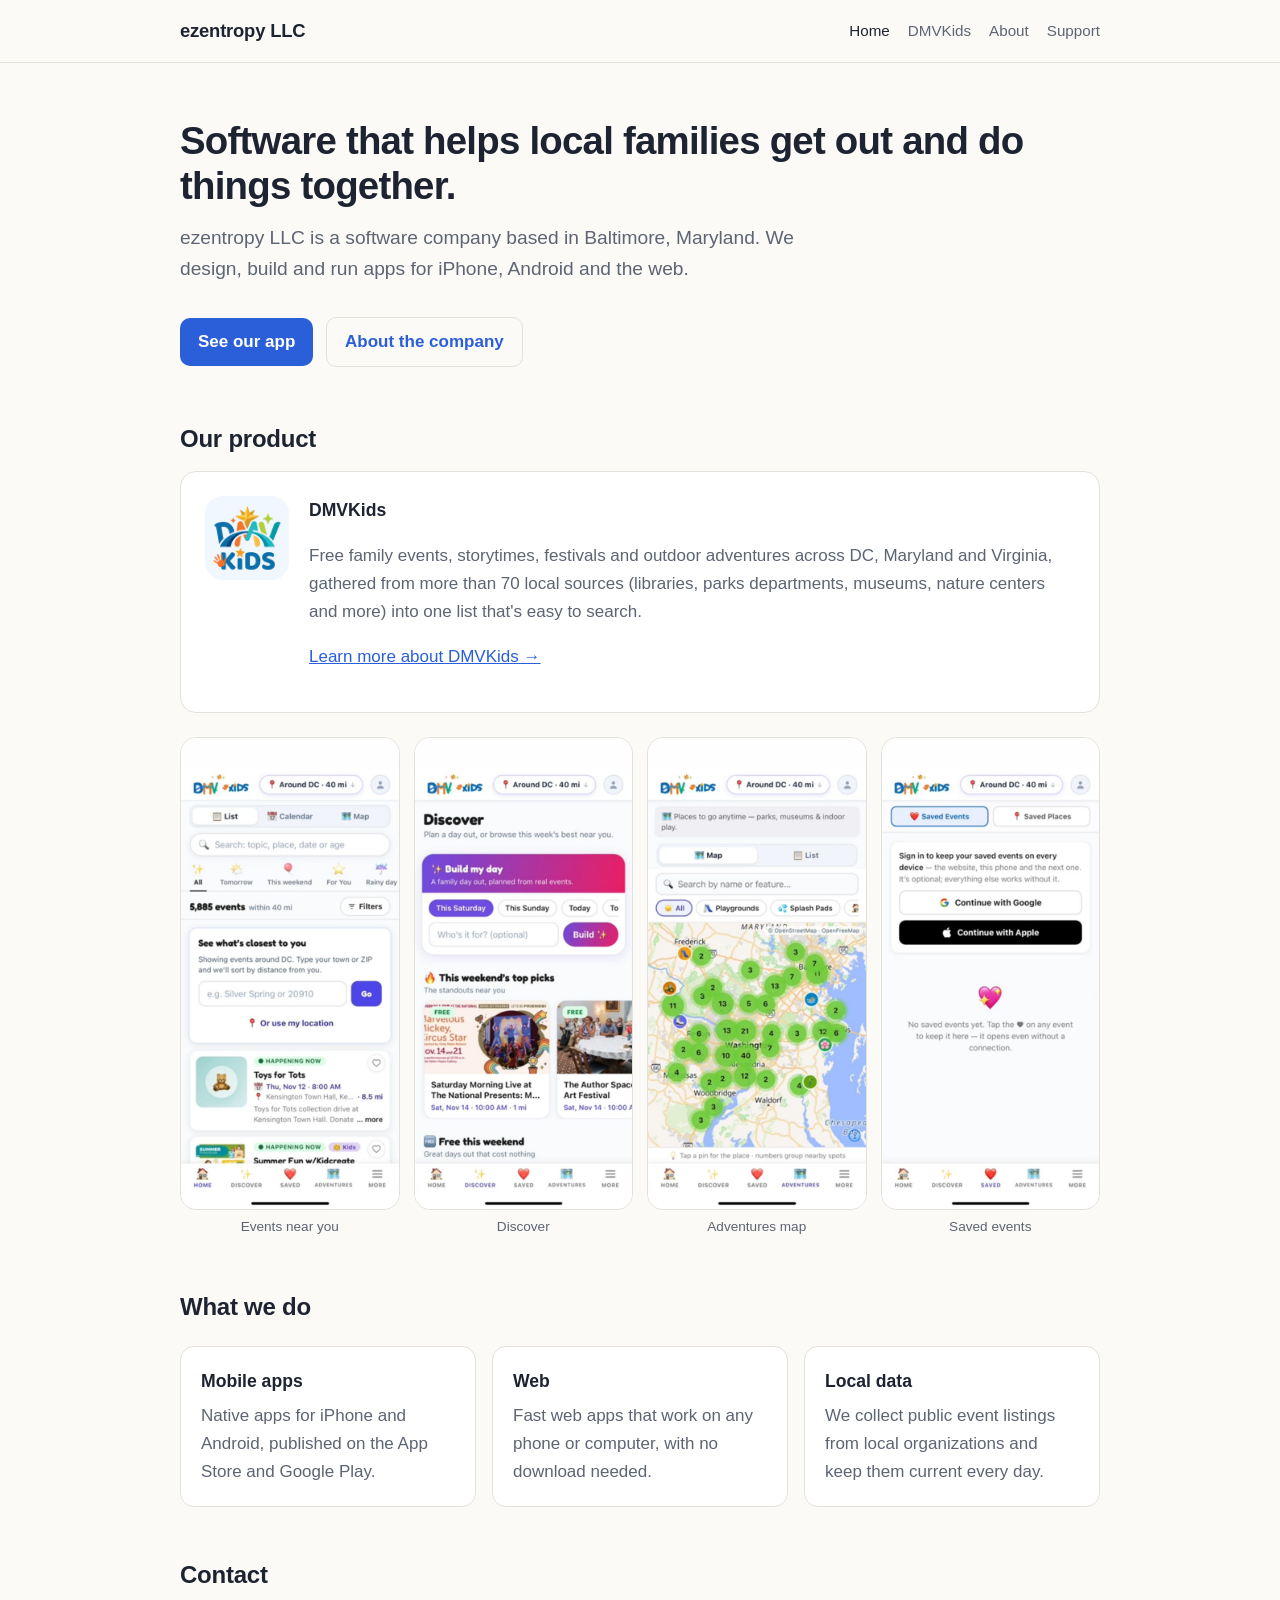
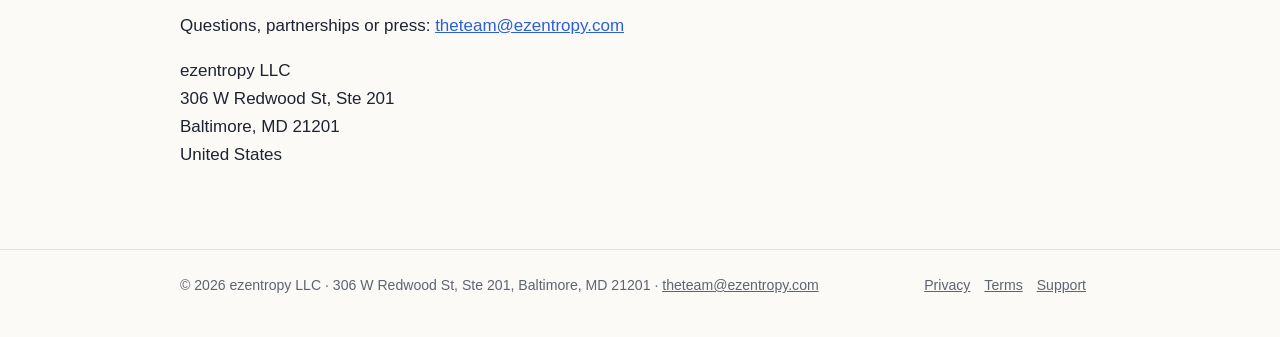
<file: index.html>
<!doctype html>
<html lang="en">
<head>
<meta charset="utf-8">
<meta name="viewport" content="width=device-width, initial-scale=1">
<title>ezentropy LLC - software for local families</title>
<meta name="description" content="ezentropy LLC is a Maryland software company. It makes DMVKids, a free family events app for DC, Maryland and Virginia.">
<link rel="icon" href="img/dmvkids-icon.png">
<link rel="stylesheet" href="style.css">
</head>
<body>
<header class="site"><div class="wrap">
  <a class="brand" href="index.html">ezentropy LLC</a>
  <nav><a href="index.html" aria-current="page">Home</a><a href="dmvkids.html">DMVKids</a><a href="about.html">About</a><a href="support.html">Support</a></nav>
</div></header>
<main><div class="wrap">
<h1>Software that helps local families get out and do things together.</h1>
<p class="lead">ezentropy LLC is a software company based in Baltimore, Maryland. We design, build and run apps for iPhone, Android and the web.</p>
<a class="btn" href="dmvkids.html">See our app</a> <a class="btn alt" href="about.html">About the company</a>

<h2>Our product</h2>
<div class="product">
  <img class="icon" src="img/dmvkids-icon.png" alt="DMVKids app icon">
  <div>
    <h3>DMVKids</h3>
    <p class="muted">Free family events, storytimes, festivals and outdoor adventures across DC, Maryland and Virginia, gathered from more than 70 local sources (libraries, parks departments, museums, nature centers and more) into one list that's easy to search.</p>
    <p><a href="dmvkids.html">Learn more about DMVKids &rarr;</a></p>
  </div>
</div>

<div class="shots">
  <figure><img src="img/home.jpg" alt="DMVKids home screen listing upcoming family events" loading="lazy"><figcaption>Events near you</figcaption></figure>
  <figure><img src="img/discover.jpg" alt="DMVKids Discover screen" loading="lazy"><figcaption>Discover</figcaption></figure>
  <figure><img src="img/adventures-map.jpg" alt="DMVKids Adventures map of parks and outdoor places" loading="lazy"><figcaption>Adventures map</figcaption></figure>
  <figure><img src="img/saved.jpg" alt="DMVKids Saved events screen" loading="lazy"><figcaption>Saved events</figcaption></figure>
</div>

<h2>What we do</h2>
<div class="grid">
  <div class="card"><h3>Mobile apps</h3><p>Native apps for iPhone and Android, published on the App Store and Google Play.</p></div>
  <div class="card"><h3>Web</h3><p>Fast web apps that work on any phone or computer, with no download needed.</p></div>
  <div class="card"><h3>Local data</h3><p>We collect public event listings from local organizations and keep them current every day.</p></div>
</div>

<h2>Contact</h2>
<p>Questions, partnerships or press: <a href="mailto:theteam@ezentropy.com">theteam@ezentropy.com</a></p>
<address>ezentropy LLC<br>306 W Redwood St, Ste 201<br>Baltimore, MD 21201<br>United States</address>
</div></main>
<footer class="site"><div class="wrap">
  <div>&copy; 2026 ezentropy LLC &middot; 306 W Redwood St, Ste 201, Baltimore, MD 21201 &middot; <a href="mailto:theteam@ezentropy.com">theteam@ezentropy.com</a></div>
  <div><a href="privacy.html">Privacy</a><a href="terms.html">Terms</a><a href="support.html">Support</a></div>
</div></footer>
</body>
</html>
</file>
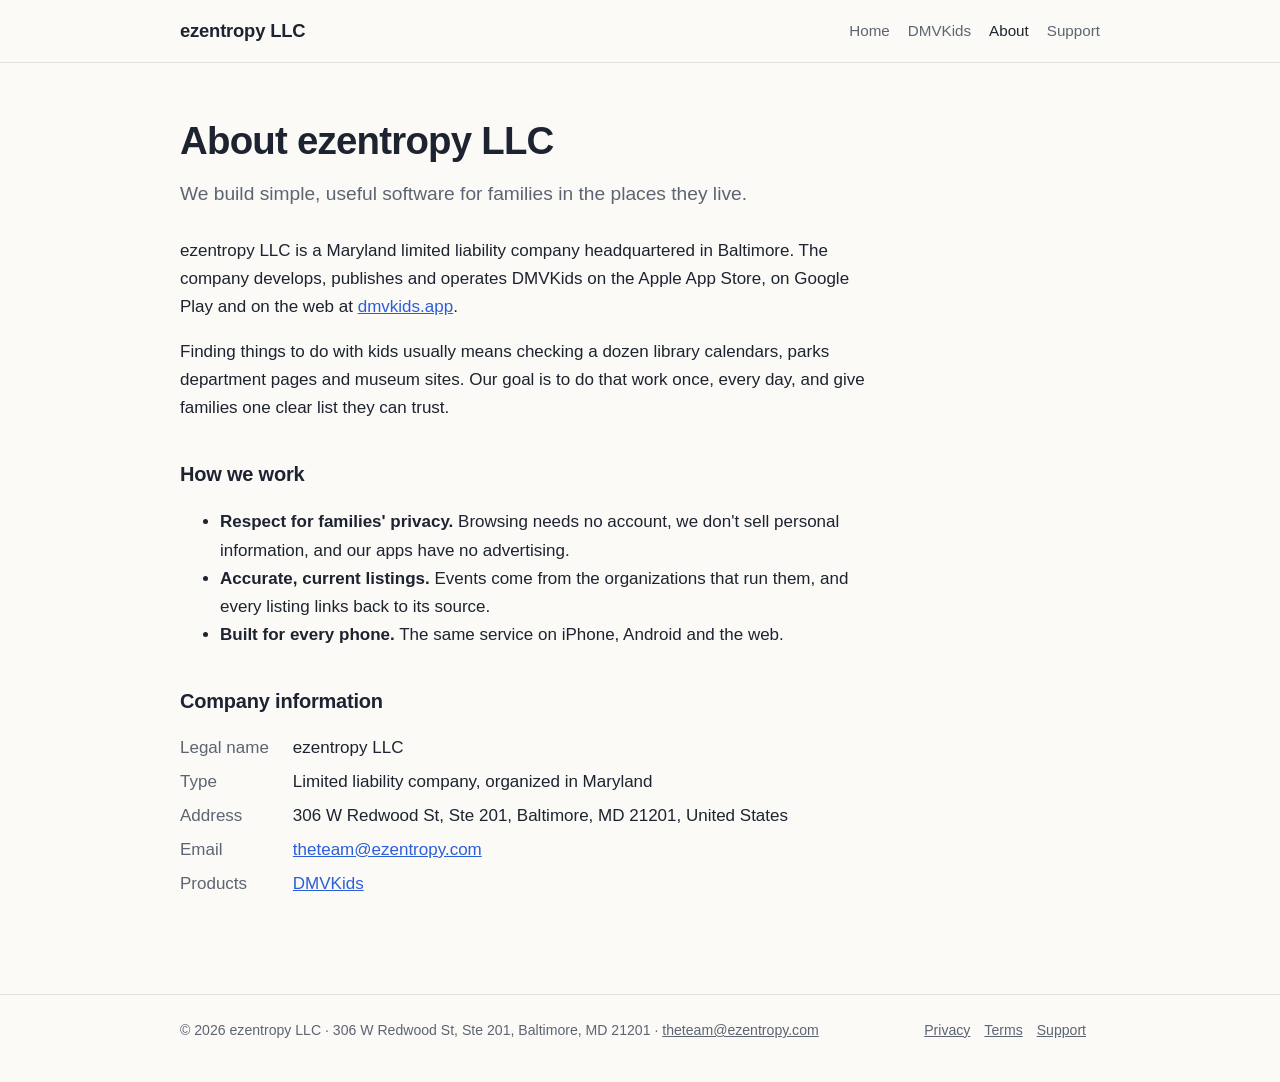
<file: about.html>
<!doctype html>
<html lang="en">
<head>
<meta charset="utf-8">
<meta name="viewport" content="width=device-width, initial-scale=1">
<title>About - ezentropy LLC</title>
<meta name="description" content="About ezentropy LLC, a Maryland software company.">
<link rel="icon" href="img/dmvkids-icon.png">
<link rel="stylesheet" href="style.css">
</head>
<body>
<header class="site"><div class="wrap">
  <a class="brand" href="index.html">ezentropy LLC</a>
  <nav><a href="index.html">Home</a><a href="dmvkids.html">DMVKids</a><a href="about.html" aria-current="page">About</a><a href="support.html">Support</a></nav>
</div></header>
<main><div class="wrap">
<div class="prose">
<h1>About ezentropy LLC</h1>
<p class="lead">We build simple, useful software for families in the places they live.</p>
<p>ezentropy LLC is a Maryland limited liability company headquartered in Baltimore. The company develops, publishes and operates DMVKids on the Apple App Store, on Google Play and on the web at <a href="https://dmvkids.app">dmvkids.app</a>.</p>
<p>Finding things to do with kids usually means checking a dozen library calendars, parks department pages and museum sites. Our goal is to do that work once, every day, and give families one clear list they can trust.</p>

<h2>How we work</h2>
<ul>
  <li><strong>Respect for families' privacy.</strong> Browsing needs no account, we don't sell personal information, and our apps have no advertising.</li>
  <li><strong>Accurate, current listings.</strong> Events come from the organizations that run them, and every listing links back to its source.</li>
  <li><strong>Built for every phone.</strong> The same service on iPhone, Android and the web.</li>
</ul>

<h2>Company information</h2>
<dl class="facts">
  <dt>Legal name</dt><dd>ezentropy LLC</dd>
  <dt>Type</dt><dd>Limited liability company, organized in Maryland</dd>
  <dt>Address</dt><dd>306 W Redwood St, Ste 201, Baltimore, MD 21201, United States</dd>
  <dt>Email</dt><dd><a href="mailto:theteam@ezentropy.com">theteam@ezentropy.com</a></dd>
  <dt>Products</dt><dd><a href="dmvkids.html">DMVKids</a></dd>
</dl>
</div>
</div></main>
<footer class="site"><div class="wrap">
  <div>&copy; 2026 ezentropy LLC &middot; 306 W Redwood St, Ste 201, Baltimore, MD 21201 &middot; <a href="mailto:theteam@ezentropy.com">theteam@ezentropy.com</a></div>
  <div><a href="privacy.html">Privacy</a><a href="terms.html">Terms</a><a href="support.html">Support</a></div>
</div></footer>
</body>
</html>
</file>
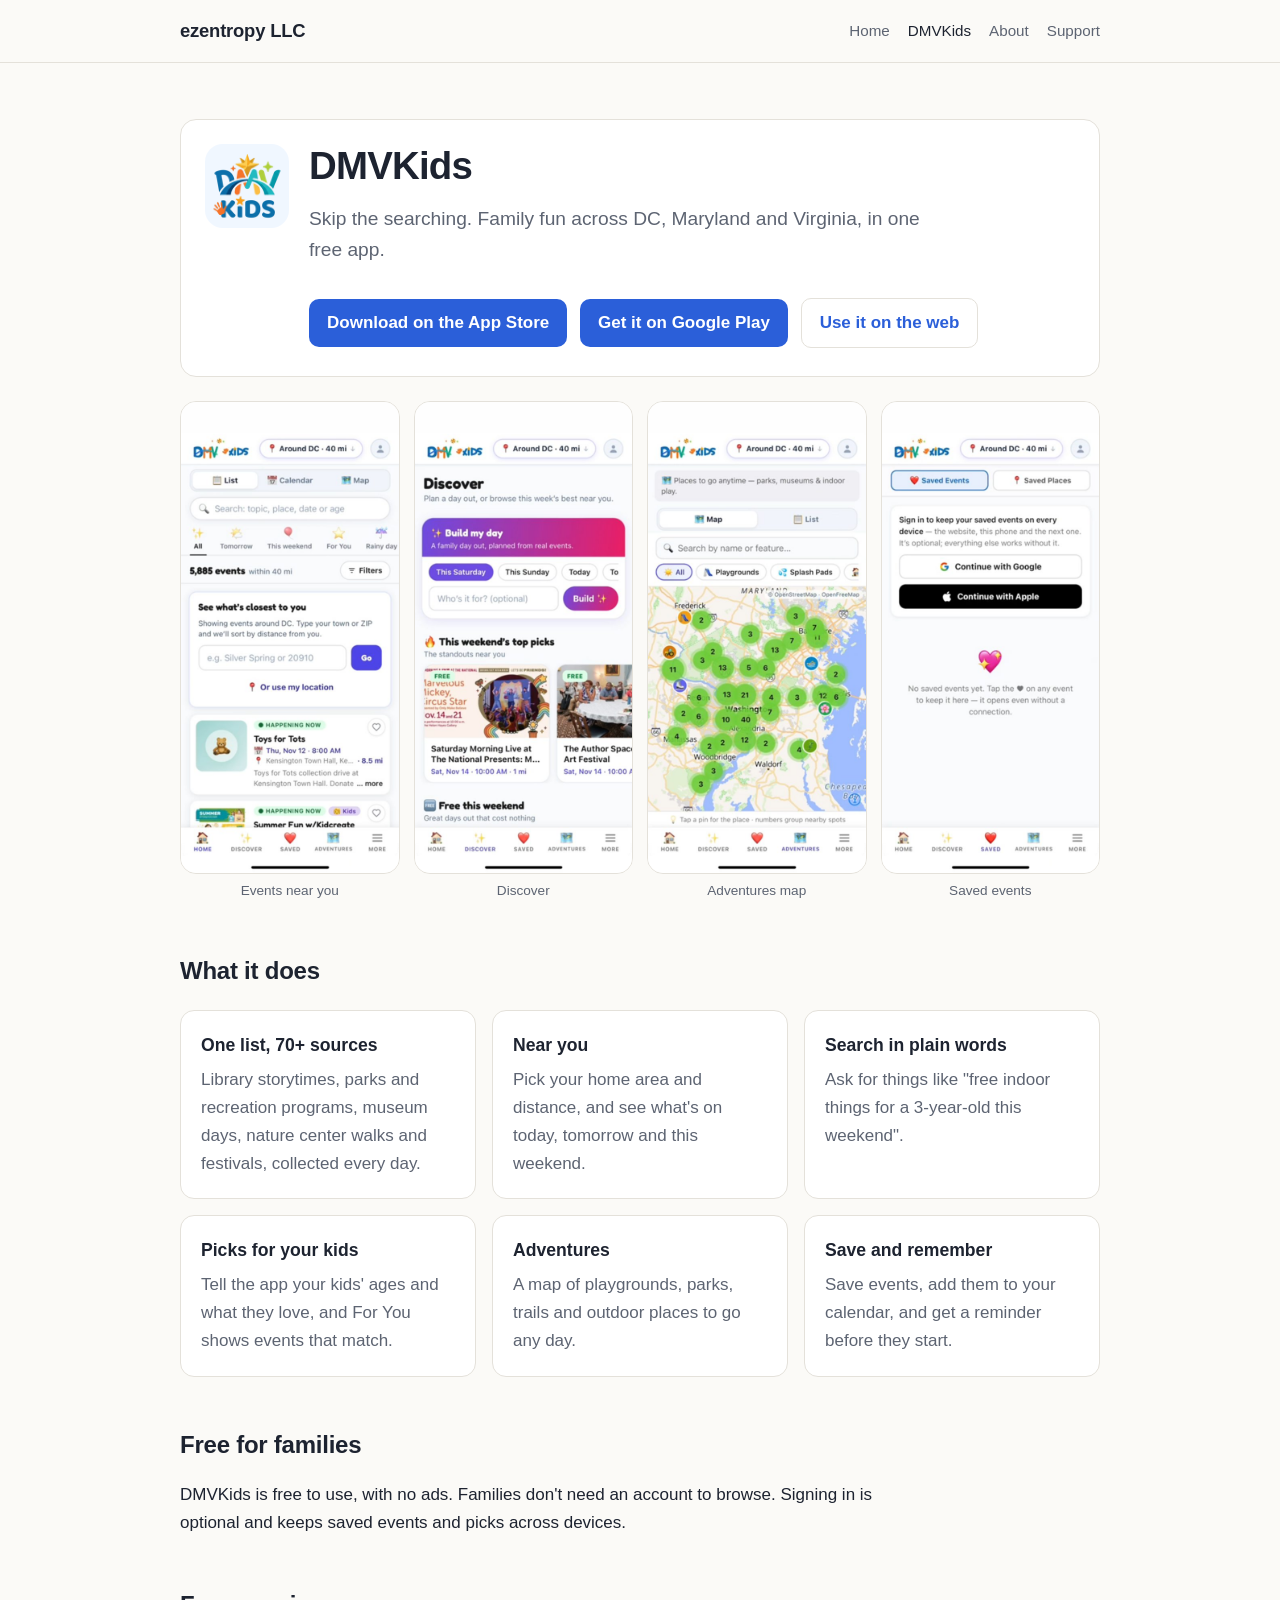
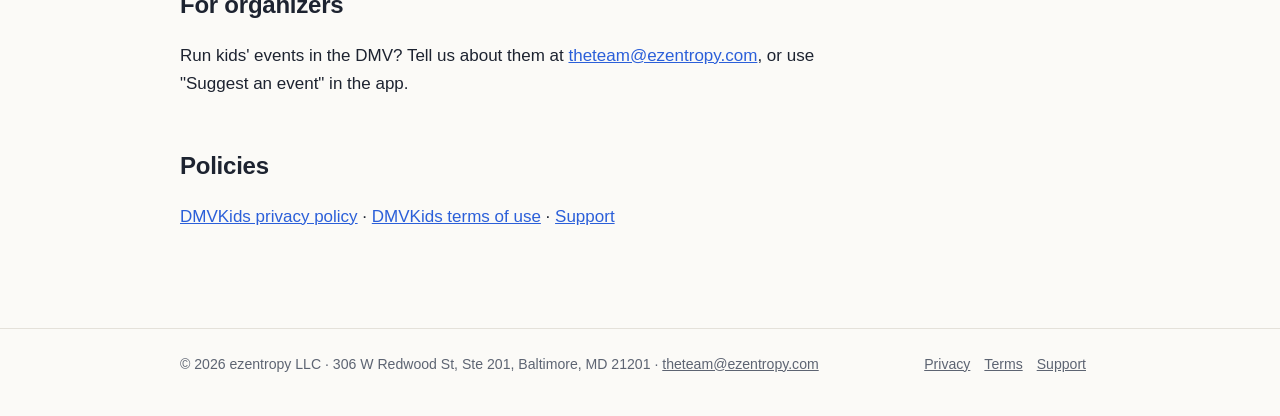
<file: dmvkids.html>
<!doctype html>
<html lang="en">
<head>
<meta charset="utf-8">
<meta name="viewport" content="width=device-width, initial-scale=1">
<title>DMVKids - ezentropy LLC</title>
<meta name="description" content="DMVKids, by ezentropy LLC: free family events and outdoor adventures across DC, Maryland and Virginia.">
<link rel="icon" href="img/dmvkids-icon.png">
<link rel="stylesheet" href="style.css">
</head>
<body>
<header class="site"><div class="wrap">
  <a class="brand" href="index.html">ezentropy LLC</a>
  <nav><a href="index.html">Home</a><a href="dmvkids.html" aria-current="page">DMVKids</a><a href="about.html">About</a><a href="support.html">Support</a></nav>
</div></header>
<main><div class="wrap">
<div class="product">
  <img class="icon" src="img/dmvkids-icon.png" alt="DMVKids app icon">
  <div>
    <h1>DMVKids</h1>
    <p class="lead">Skip the searching. Family fun across DC, Maryland and Virginia, in one free app.</p>
    <a class="btn" href="https://apps.apple.com/us/app/dmvkids/id6795732014">Download on the App Store</a>
    <a class="btn" href="https://play.google.com/store/apps/details?id=app.replit.dmv_kids.twa">Get it on Google Play</a>
    <a class="btn alt" href="https://dmvkids.app">Use it on the web</a>
  </div>
</div>

<div class="shots">
  <figure><img src="img/home.jpg" alt="DMVKids home screen listing upcoming family events" loading="lazy"><figcaption>Events near you</figcaption></figure>
  <figure><img src="img/discover.jpg" alt="DMVKids Discover screen" loading="lazy"><figcaption>Discover</figcaption></figure>
  <figure><img src="img/adventures-map.jpg" alt="DMVKids Adventures map of parks and outdoor places" loading="lazy"><figcaption>Adventures map</figcaption></figure>
  <figure><img src="img/saved.jpg" alt="DMVKids Saved events screen" loading="lazy"><figcaption>Saved events</figcaption></figure>
</div>

<h2>What it does</h2>
<div class="grid">
  <div class="card"><h3>One list, 70+ sources</h3><p>Library storytimes, parks and recreation programs, museum days, nature center walks and festivals, collected every day.</p></div>
  <div class="card"><h3>Near you</h3><p>Pick your home area and distance, and see what's on today, tomorrow and this weekend.</p></div>
  <div class="card"><h3>Search in plain words</h3><p>Ask for things like "free indoor things for a 3-year-old this weekend".</p></div>
  <div class="card"><h3>Picks for your kids</h3><p>Tell the app your kids' ages and what they love, and For You shows events that match.</p></div>
  <div class="card"><h3>Adventures</h3><p>A map of playgrounds, parks, trails and outdoor places to go any day.</p></div>
  <div class="card"><h3>Save and remember</h3><p>Save events, add them to your calendar, and get a reminder before they start.</p></div>
</div>

<h2>Free for families</h2>
<p class="prose">DMVKids is free to use, with no ads. Families don't need an account to browse. Signing in is optional and keeps saved events and picks across devices.</p>

<h2>For organizers</h2>
<p class="prose">Run kids' events in the DMV? Tell us about them at <a href="mailto:theteam@ezentropy.com">theteam@ezentropy.com</a>, or use "Suggest an event" in the app.</p>

<h2>Policies</h2>
<p class="prose"><a href="https://dmvkids.app/privacy.html">DMVKids privacy policy</a> &middot; <a href="https://dmvkids.app/terms.html">DMVKids terms of use</a> &middot; <a href="support.html">Support</a></p>
</div></main>
<footer class="site"><div class="wrap">
  <div>&copy; 2026 ezentropy LLC &middot; 306 W Redwood St, Ste 201, Baltimore, MD 21201 &middot; <a href="mailto:theteam@ezentropy.com">theteam@ezentropy.com</a></div>
  <div><a href="privacy.html">Privacy</a><a href="terms.html">Terms</a><a href="support.html">Support</a></div>
</div></footer>
</body>
</html>
</file>
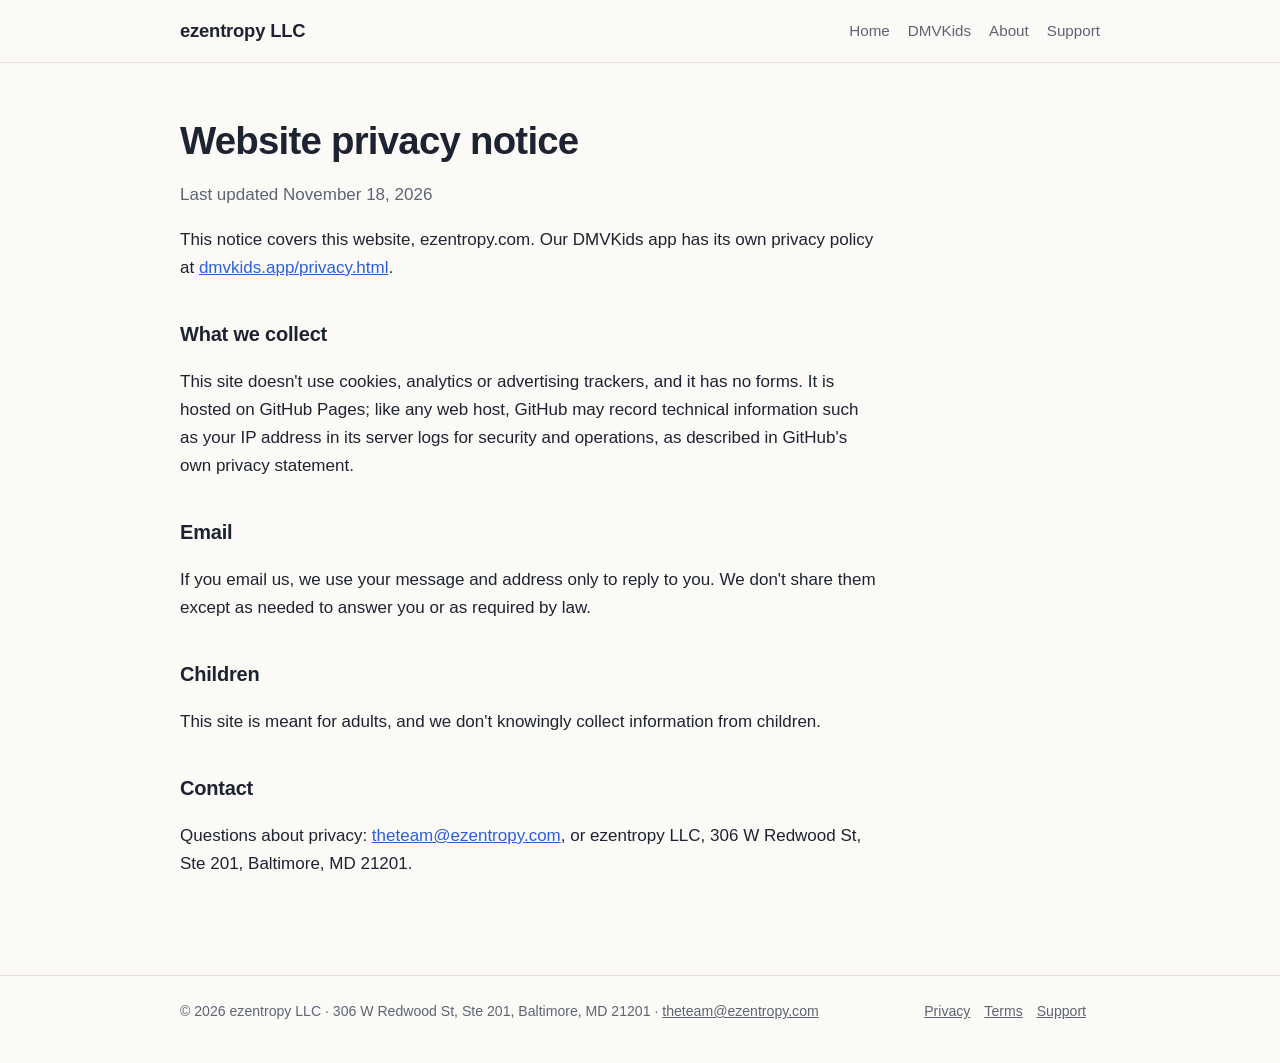
<file: privacy.html>
<!doctype html>
<html lang="en">
<head>
<meta charset="utf-8">
<meta name="viewport" content="width=device-width, initial-scale=1">
<title>Privacy - ezentropy LLC</title>
<meta name="description" content="Privacy notice for the ezentropy.com website.">
<link rel="icon" href="img/dmvkids-icon.png">
<link rel="stylesheet" href="style.css">
</head>
<body>
<header class="site"><div class="wrap">
  <a class="brand" href="index.html">ezentropy LLC</a>
  <nav><a href="index.html">Home</a><a href="dmvkids.html">DMVKids</a><a href="about.html">About</a><a href="support.html">Support</a></nav>
</div></header>
<main><div class="wrap">
<div class="prose">
<h1>Website privacy notice</h1>
<p class="muted">Last updated November 18, 2026</p>
<p>This notice covers this website, ezentropy.com. Our DMVKids app has its own privacy policy at <a href="https://dmvkids.app/privacy.html">dmvkids.app/privacy.html</a>.</p>
<h2>What we collect</h2>
<p>This site doesn't use cookies, analytics or advertising trackers, and it has no forms. It is hosted on GitHub Pages; like any web host, GitHub may record technical information such as your IP address in its server logs for security and operations, as described in GitHub's own privacy statement.</p>
<h2>Email</h2>
<p>If you email us, we use your message and address only to reply to you. We don't share them except as needed to answer you or as required by law.</p>
<h2>Children</h2>
<p>This site is meant for adults, and we don't knowingly collect information from children.</p>
<h2>Contact</h2>
<p>Questions about privacy: <a href="mailto:theteam@ezentropy.com">theteam@ezentropy.com</a>, or ezentropy LLC, 306 W Redwood St, Ste 201, Baltimore, MD 21201.</p>
</div>
</div></main>
<footer class="site"><div class="wrap">
  <div>&copy; 2026 ezentropy LLC &middot; 306 W Redwood St, Ste 201, Baltimore, MD 21201 &middot; <a href="mailto:theteam@ezentropy.com">theteam@ezentropy.com</a></div>
  <div><a href="privacy.html">Privacy</a><a href="terms.html">Terms</a><a href="support.html">Support</a></div>
</div></footer>
</body>
</html>
</file>
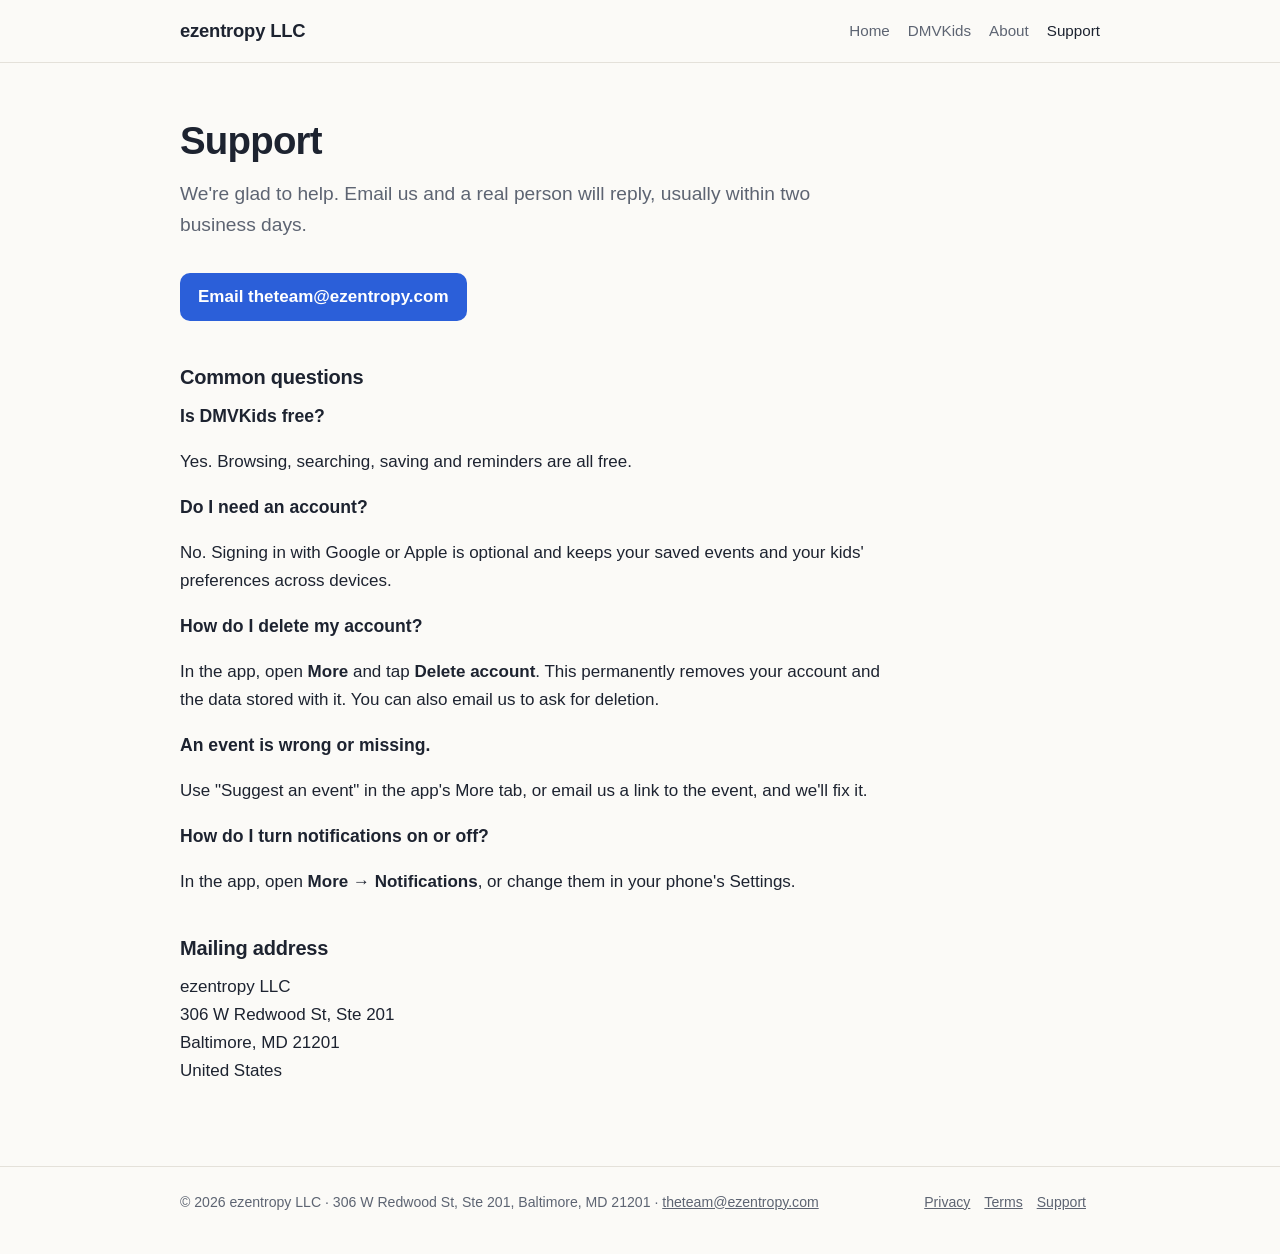
<file: support.html>
<!doctype html>
<html lang="en">
<head>
<meta charset="utf-8">
<meta name="viewport" content="width=device-width, initial-scale=1">
<title>Support - ezentropy LLC</title>
<meta name="description" content="Get help with DMVKids and other ezentropy LLC products.">
<link rel="icon" href="img/dmvkids-icon.png">
<link rel="stylesheet" href="style.css">
</head>
<body>
<header class="site"><div class="wrap">
  <a class="brand" href="index.html">ezentropy LLC</a>
  <nav><a href="index.html">Home</a><a href="dmvkids.html">DMVKids</a><a href="about.html">About</a><a href="support.html" aria-current="page">Support</a></nav>
</div></header>
<main><div class="wrap">
<div class="prose">
<h1>Support</h1>
<p class="lead">We're glad to help. Email us and a real person will reply, usually within two business days.</p>
<p><a class="btn" href="mailto:theteam@ezentropy.com">Email theteam@ezentropy.com</a></p>

<h2>Common questions</h2>
<h3>Is DMVKids free?</h3>
<p>Yes. Browsing, searching, saving and reminders are all free.</p>
<h3>Do I need an account?</h3>
<p>No. Signing in with Google or Apple is optional and keeps your saved events and your kids' preferences across devices.</p>
<h3>How do I delete my account?</h3>
<p>In the app, open <strong>More</strong> and tap <strong>Delete account</strong>. This permanently removes your account and the data stored with it. You can also email us to ask for deletion.</p>
<h3>An event is wrong or missing.</h3>
<p>Use "Suggest an event" in the app's More tab, or email us a link to the event, and we'll fix it.</p>
<h3>How do I turn notifications on or off?</h3>
<p>In the app, open <strong>More &rarr; Notifications</strong>, or change them in your phone's Settings.</p>

<h2>Mailing address</h2>
<address>ezentropy LLC<br>306 W Redwood St, Ste 201<br>Baltimore, MD 21201<br>United States</address>
</div>
</div></main>
<footer class="site"><div class="wrap">
  <div>&copy; 2026 ezentropy LLC &middot; 306 W Redwood St, Ste 201, Baltimore, MD 21201 &middot; <a href="mailto:theteam@ezentropy.com">theteam@ezentropy.com</a></div>
  <div><a href="privacy.html">Privacy</a><a href="terms.html">Terms</a><a href="support.html">Support</a></div>
</div></footer>
</body>
</html>
</file>
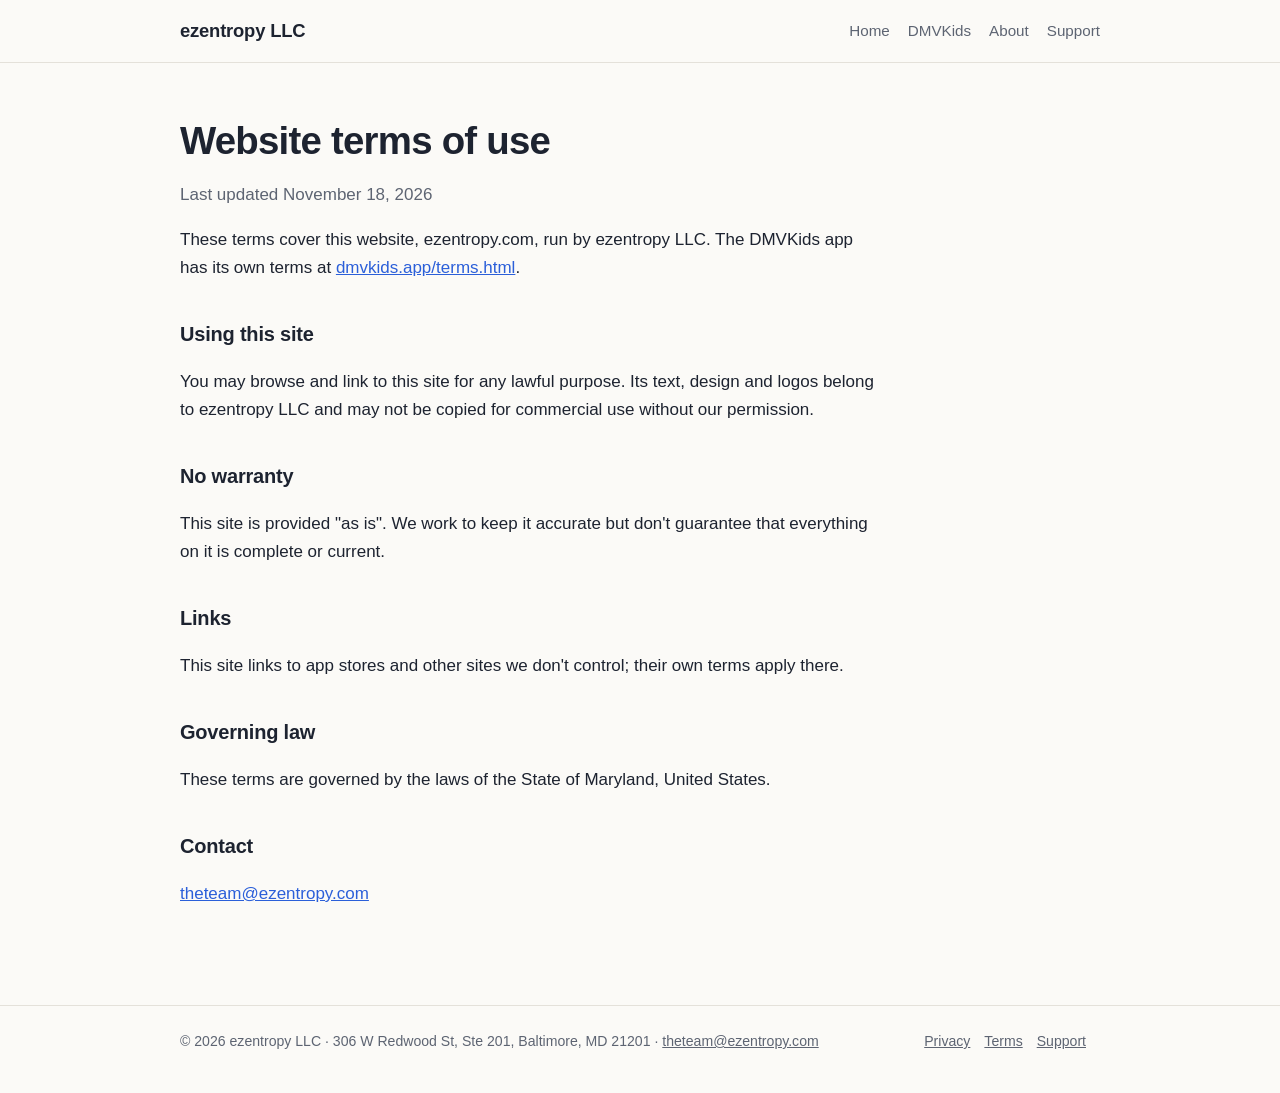
<file: terms.html>
<!doctype html>
<html lang="en">
<head>
<meta charset="utf-8">
<meta name="viewport" content="width=device-width, initial-scale=1">
<title>Terms - ezentropy LLC</title>
<meta name="description" content="Terms of use for the ezentropy.com website.">
<link rel="icon" href="img/dmvkids-icon.png">
<link rel="stylesheet" href="style.css">
</head>
<body>
<header class="site"><div class="wrap">
  <a class="brand" href="index.html">ezentropy LLC</a>
  <nav><a href="index.html">Home</a><a href="dmvkids.html">DMVKids</a><a href="about.html">About</a><a href="support.html">Support</a></nav>
</div></header>
<main><div class="wrap">
<div class="prose">
<h1>Website terms of use</h1>
<p class="muted">Last updated November 18, 2026</p>
<p>These terms cover this website, ezentropy.com, run by ezentropy LLC. The DMVKids app has its own terms at <a href="https://dmvkids.app/terms.html">dmvkids.app/terms.html</a>.</p>
<h2>Using this site</h2>
<p>You may browse and link to this site for any lawful purpose. Its text, design and logos belong to ezentropy LLC and may not be copied for commercial use without our permission.</p>
<h2>No warranty</h2>
<p>This site is provided "as is". We work to keep it accurate but don't guarantee that everything on it is complete or current.</p>
<h2>Links</h2>
<p>This site links to app stores and other sites we don't control; their own terms apply there.</p>
<h2>Governing law</h2>
<p>These terms are governed by the laws of the State of Maryland, United States.</p>
<h2>Contact</h2>
<p><a href="mailto:theteam@ezentropy.com">theteam@ezentropy.com</a></p>
</div>
</div></main>
<footer class="site"><div class="wrap">
  <div>&copy; 2026 ezentropy LLC &middot; 306 W Redwood St, Ste 201, Baltimore, MD 21201 &middot; <a href="mailto:theteam@ezentropy.com">theteam@ezentropy.com</a></div>
  <div><a href="privacy.html">Privacy</a><a href="terms.html">Terms</a><a href="support.html">Support</a></div>
</div></footer>
</body>
</html>
</file>
<file: style.css>
:root { --bg:#fbfaf7; --card:#ffffff; --ink:#1d2330; --muted:#5d6472; --line:#e4e1da; --accent:#2b5fd9; --soft:#eef2fc; }
@media (prefers-color-scheme: dark) { :root { --bg:#14171d; --card:#1b1f27; --ink:#eceef2; --muted:#a2a8b4; --line:#2a2f38; --accent:#7ea2ff; --soft:#1e2636; } }
* { box-sizing:border-box; }
body { margin:0; background:var(--bg); color:var(--ink); font:17px/1.65 -apple-system, BlinkMacSystemFont, "Segoe UI", Roboto, Helvetica, Arial, sans-serif; }
a { color:var(--accent); }
.wrap { max-width:960px; margin:0 auto; padding:0 20px; }
header.site { border-bottom:1px solid var(--line); }
header.site .wrap { display:flex; align-items:center; justify-content:space-between; gap:16px; flex-wrap:wrap; padding-top:16px; padding-bottom:16px; }
.brand { font-weight:700; font-size:1.15rem; color:var(--ink); text-decoration:none; letter-spacing:-0.01em; }
nav a { color:var(--muted); text-decoration:none; margin-left:18px; font-size:0.95rem; }
nav a:first-child { margin-left:0; }
nav a:hover, nav a[aria-current] { color:var(--ink); }
main { padding:56px 0 40px; }
h1 { font-size:2.4rem; line-height:1.15; letter-spacing:-0.02em; margin:0 0 14px; }
h2 { font-size:1.5rem; letter-spacing:-0.01em; margin:48px 0 12px; }
h3 { font-size:1.1rem; margin:0 0 6px; }
.lead { font-size:1.2rem; color:var(--muted); max-width:640px; margin:0 0 28px; }
.prose { max-width:700px; }
.prose h2 { font-size:1.25rem; margin:36px 0 8px; }
.muted { color:var(--muted); }
.btn { display:inline-block; padding:10px 18px; border-radius:10px; background:var(--accent); color:#fff; text-decoration:none; font-weight:600; margin:4px 8px 4px 0; }
.btn.alt { background:transparent; color:var(--accent); border:1px solid var(--line); }
.grid { display:grid; grid-template-columns:repeat(auto-fit, minmax(220px, 1fr)); gap:16px; margin:20px 0; }
.card { background:var(--card); border:1px solid var(--line); border-radius:14px; padding:20px; }
.card p { margin:0; color:var(--muted); }
.product { display:flex; gap:20px; align-items:flex-start; background:var(--card); border:1px solid var(--line); border-radius:16px; padding:24px; }
.product img.icon { width:84px; height:84px; border-radius:18px; flex:none; }
.shots { display:grid; grid-template-columns:repeat(4, 1fr); gap:14px; margin:24px 0; }
.shots figure { margin:0; }
.shots img { width:100%; height:auto; border-radius:16px; border:1px solid var(--line); display:block; }
.shots figcaption { font-size:0.85rem; color:var(--muted); text-align:center; margin-top:6px; }
.facts { display:grid; grid-template-columns:max-content 1fr; gap:6px 24px; margin:16px 0; }
.facts dt { color:var(--muted); }
.facts dd { margin:0; }
address { font-style:normal; }
footer.site { border-top:1px solid var(--line); margin-top:40px; padding:24px 0 40px; font-size:0.88rem; color:var(--muted); }
footer.site .wrap { display:flex; justify-content:space-between; gap:16px; flex-wrap:wrap; }
footer.site a { color:var(--muted); margin-right:14px; }
@media (max-width:640px) {
  h1 { font-size:1.9rem; }
  .shots { grid-template-columns:repeat(2, 1fr); }
  .product { flex-direction:column; }
  .facts { grid-template-columns:1fr; }
  .facts dd { margin-bottom:8px; }
}
</file>
